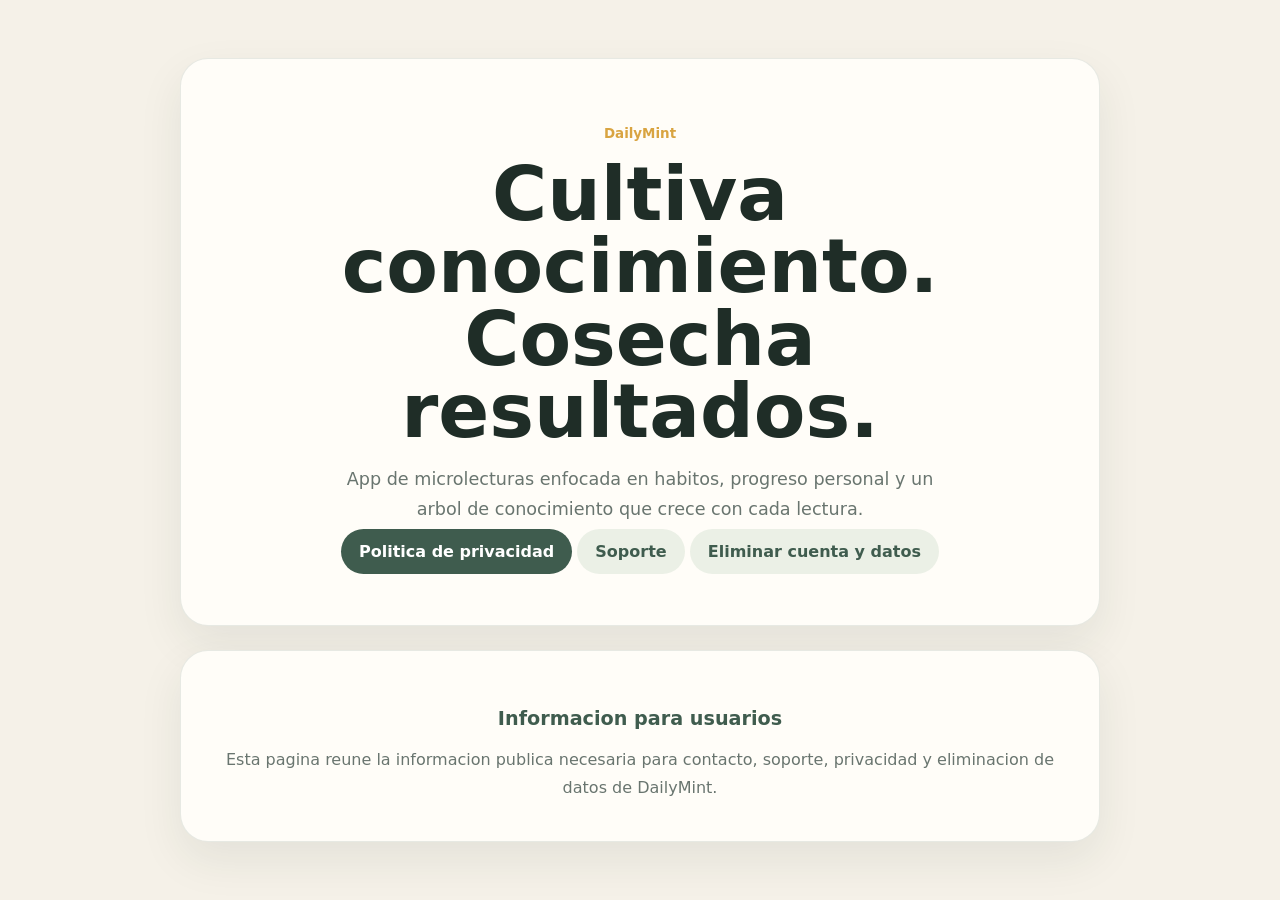
<file: index.html>
<!doctype html>
<html lang="es">
  <head>
    <meta charset="utf-8" />
    <meta name="viewport" content="width=device-width, initial-scale=1" />
    <title>DailyMint | Soporte y privacidad</title>
    <meta
      name="description"
      content="DailyMint es una app de microlecturas, habitos y crecimiento personal. Encuentra politica de privacidad y soporte."
    />
    <link rel="stylesheet" href="./styles.css" />
  </head>
  <body>
    <main class="page hero-page">
      <section class="hero">
        <p class="eyebrow">DailyMint</p>
        <h1>Cultiva conocimiento. Cosecha resultados.</h1>
        <p class="lead">
          App de microlecturas enfocada en habitos, progreso personal y un arbol de conocimiento que crece con cada lectura.
        </p>
        <div class="actions">
          <a class="button primary" href="./privacy.html">Politica de privacidad</a>
          <a class="button secondary" href="./support.html">Soporte</a>
          <a class="button secondary" href="./delete-account.html">Eliminar cuenta y datos</a>
        </div>
      </section>

      <section class="panel">
        <h2>Informacion para usuarios</h2>
        <p>
          Esta pagina reune la informacion publica necesaria para contacto, soporte, privacidad y eliminacion de datos de
          DailyMint.
        </p>
      </section>
    </main>
  </body>
</html>
</file>
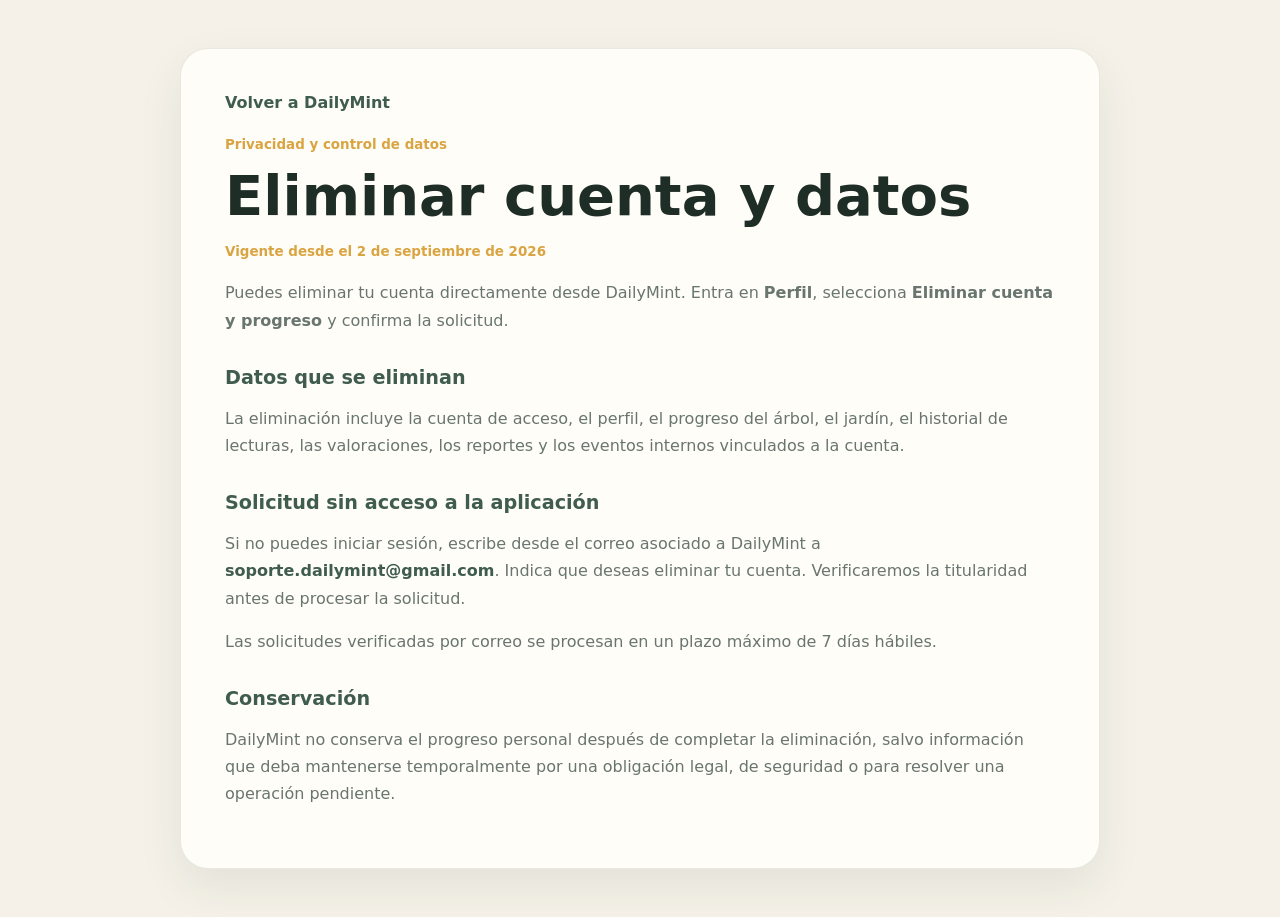
<file: delete-account.html>
<!doctype html>
<html lang="es">
  <head>
    <meta charset="utf-8" />
    <meta name="viewport" content="width=device-width, initial-scale=1" />
    <title>Eliminar cuenta y datos | DailyMint</title>
    <meta
      name="description"
      content="Instrucciones para eliminar una cuenta de DailyMint y los datos asociados."
    />
    <link rel="stylesheet" href="./styles.css" />
  </head>
  <body>
    <main class="page">
      <article class="document">
        <a class="back-link" href="./index.html">Volver a DailyMint</a>
        <p class="eyebrow">Privacidad y control de datos</p>
        <h1>Eliminar cuenta y datos</h1>
        <p class="updated">Vigente desde el 2 de septiembre de 2026</p>
        <p>
          Puedes eliminar tu cuenta directamente desde DailyMint. Entra en <strong>Perfil</strong>, selecciona
          <strong>Eliminar cuenta y progreso</strong> y confirma la solicitud.
        </p>

        <h2>Datos que se eliminan</h2>
        <p>
          La eliminación incluye la cuenta de acceso, el perfil, el progreso del árbol, el jardín, el historial de
          lecturas, las valoraciones, los reportes y los eventos internos vinculados a la cuenta.
        </p>

        <h2>Solicitud sin acceso a la aplicación</h2>
        <p>
          Si no puedes iniciar sesión, escribe desde el correo asociado a DailyMint a
          <a href="mailto:soporte.dailymint@gmail.com">soporte.dailymint@gmail.com</a>. Indica que deseas eliminar tu
          cuenta. Verificaremos la titularidad antes de procesar la solicitud.
        </p>
        <p>Las solicitudes verificadas por correo se procesan en un plazo máximo de 7 días hábiles.</p>

        <h2>Conservación</h2>
        <p>
          DailyMint no conserva el progreso personal después de completar la eliminación, salvo información que deba
          mantenerse temporalmente por una obligación legal, de seguridad o para resolver una operación pendiente.
        </p>
      </article>
    </main>
  </body>
</html>
</file>
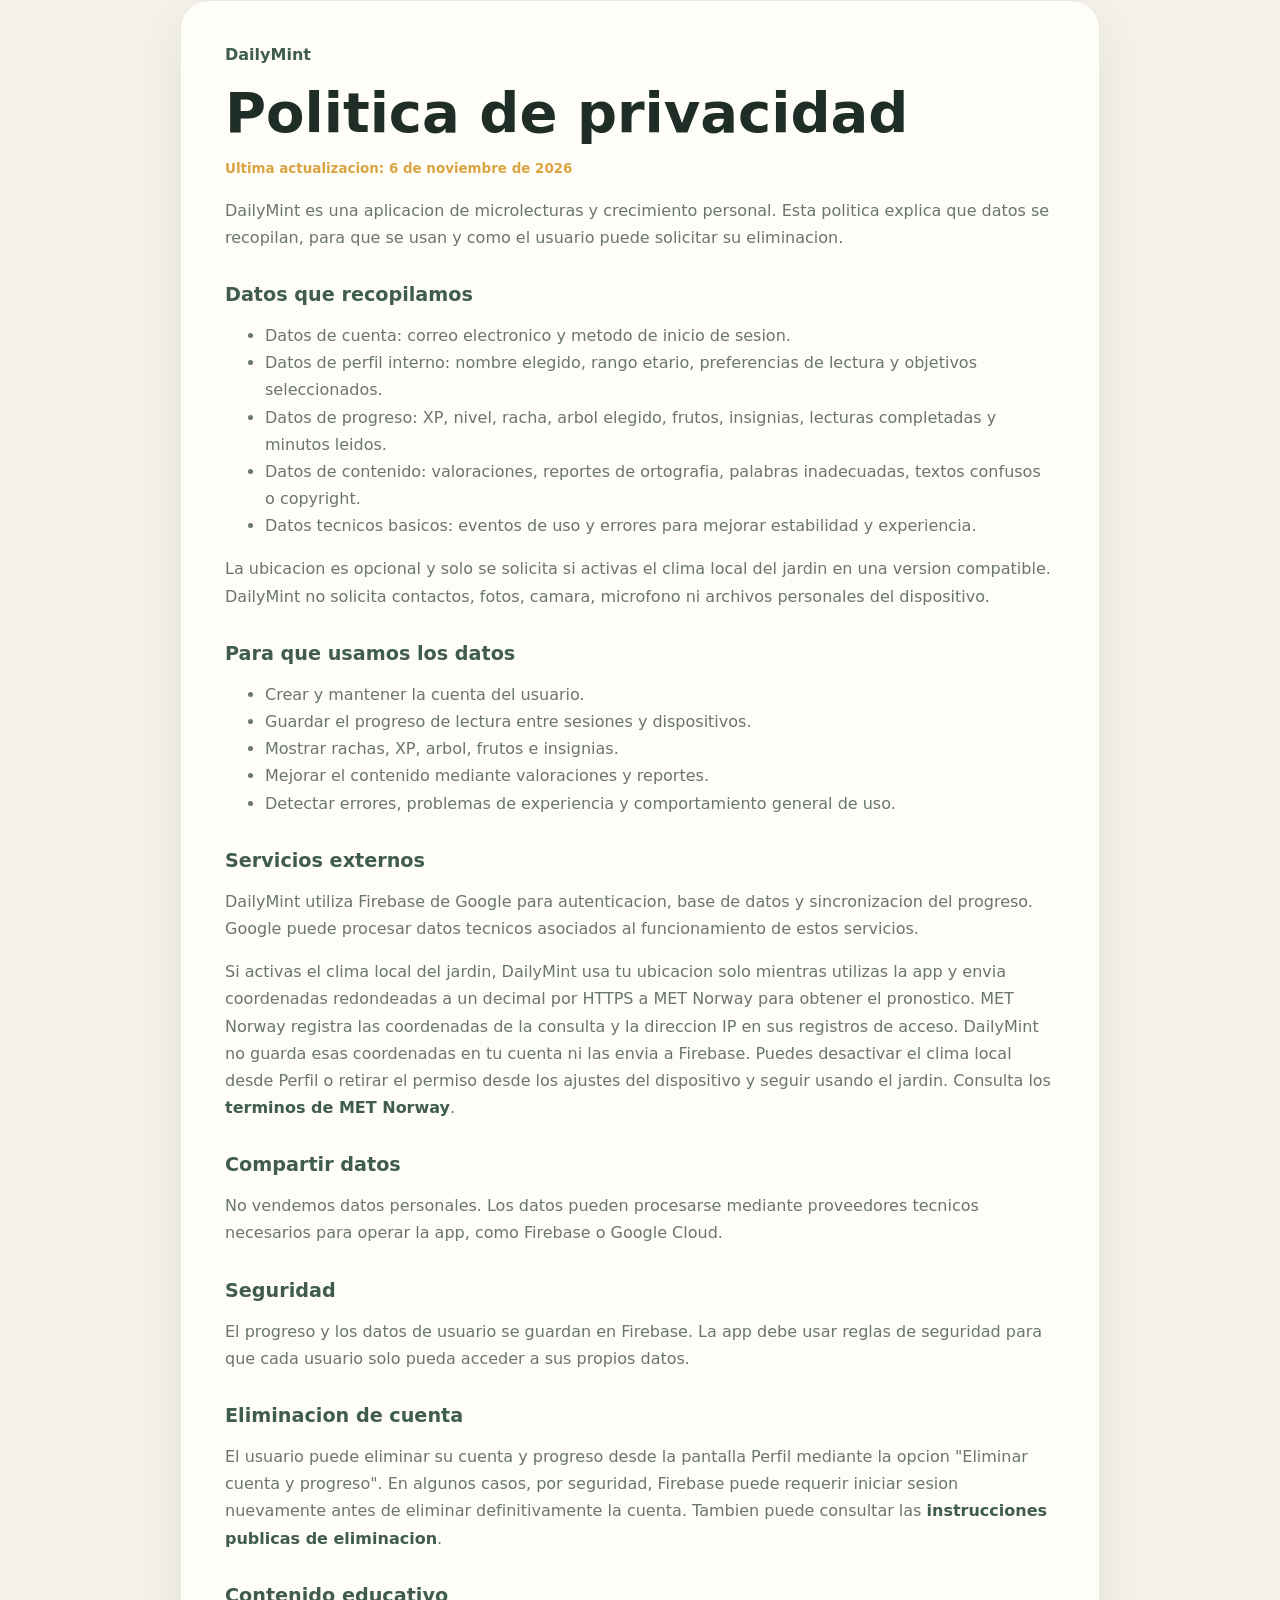
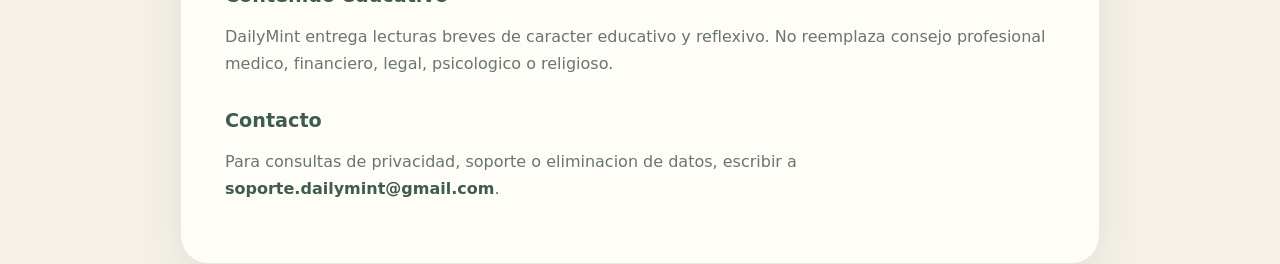
<file: privacy.html>
<!doctype html>
<html lang="es">
  <head>
    <meta charset="utf-8" />
    <meta name="viewport" content="width=device-width, initial-scale=1" />
    <title>Politica de privacidad | DailyMint</title>
    <meta name="description" content="Politica de privacidad de DailyMint." />
    <link rel="stylesheet" href="./styles.css" />
  </head>
  <body>
    <main class="page document">
      <a class="back-link" href="./index.html">DailyMint</a>
      <h1>Politica de privacidad</h1>
      <p class="updated">Ultima actualizacion: 6 de noviembre de 2026</p>

      <p>
        DailyMint es una aplicacion de microlecturas y crecimiento personal. Esta politica explica que datos se recopilan,
        para que se usan y como el usuario puede solicitar su eliminacion.
      </p>

      <h2>Datos que recopilamos</h2>
      <ul>
        <li>Datos de cuenta: correo electronico y metodo de inicio de sesion.</li>
        <li>Datos de perfil interno: nombre elegido, rango etario, preferencias de lectura y objetivos seleccionados.</li>
        <li>Datos de progreso: XP, nivel, racha, arbol elegido, frutos, insignias, lecturas completadas y minutos leidos.</li>
        <li>Datos de contenido: valoraciones, reportes de ortografia, palabras inadecuadas, textos confusos o copyright.</li>
        <li>Datos tecnicos basicos: eventos de uso y errores para mejorar estabilidad y experiencia.</li>
      </ul>

      <p>La ubicacion es opcional y solo se solicita si activas el clima local del jardin en una version compatible.
        DailyMint no solicita contactos, fotos, camara, microfono ni archivos personales del dispositivo.</p>

      <h2>Para que usamos los datos</h2>
      <ul>
        <li>Crear y mantener la cuenta del usuario.</li>
        <li>Guardar el progreso de lectura entre sesiones y dispositivos.</li>
        <li>Mostrar rachas, XP, arbol, frutos e insignias.</li>
        <li>Mejorar el contenido mediante valoraciones y reportes.</li>
        <li>Detectar errores, problemas de experiencia y comportamiento general de uso.</li>
      </ul>

      <h2>Servicios externos</h2>
      <p>
        DailyMint utiliza Firebase de Google para autenticacion, base de datos y sincronizacion del progreso. Google puede
        procesar datos tecnicos asociados al funcionamiento de estos servicios.
      </p>
      <p>
        Si activas el clima local del jardin, DailyMint usa tu ubicacion solo mientras utilizas la app y envia
        coordenadas redondeadas a un decimal por HTTPS a MET Norway para obtener el pronostico. MET Norway registra
        las coordenadas de la consulta y la direccion IP en sus registros de acceso. DailyMint no guarda esas
        coordenadas en tu cuenta ni las envia a Firebase. Puedes desactivar el clima local desde Perfil o retirar
        el permiso desde los ajustes del dispositivo y seguir usando el jardin.
        Consulta los <a href="https://api.met.no/doc/TermsOfService">terminos de MET Norway</a>.
      </p>

      <h2>Compartir datos</h2>
      <p>
        No vendemos datos personales. Los datos pueden procesarse mediante proveedores tecnicos necesarios para operar la app,
        como Firebase o Google Cloud.
      </p>

      <h2>Seguridad</h2>
      <p>
        El progreso y los datos de usuario se guardan en Firebase. La app debe usar reglas de seguridad para que cada usuario
        solo pueda acceder a sus propios datos.
      </p>

      <h2>Eliminacion de cuenta</h2>
      <p>
        El usuario puede eliminar su cuenta y progreso desde la pantalla Perfil mediante la opcion "Eliminar cuenta y
        progreso". En algunos casos, por seguridad, Firebase puede requerir iniciar sesion nuevamente antes de eliminar
        definitivamente la cuenta. Tambien puede consultar las
        <a href="./delete-account.html">instrucciones publicas de eliminacion</a>.
      </p>

      <h2>Contenido educativo</h2>
      <p>
        DailyMint entrega lecturas breves de caracter educativo y reflexivo. No reemplaza consejo profesional medico,
        financiero, legal, psicologico o religioso.
      </p>

      <h2>Contacto</h2>
      <p>
        Para consultas de privacidad, soporte o eliminacion de datos, escribir a
        <a href="mailto:soporte.dailymint@gmail.com">soporte.dailymint@gmail.com</a>.
      </p>
    </main>
  </body>
</html>
</file>
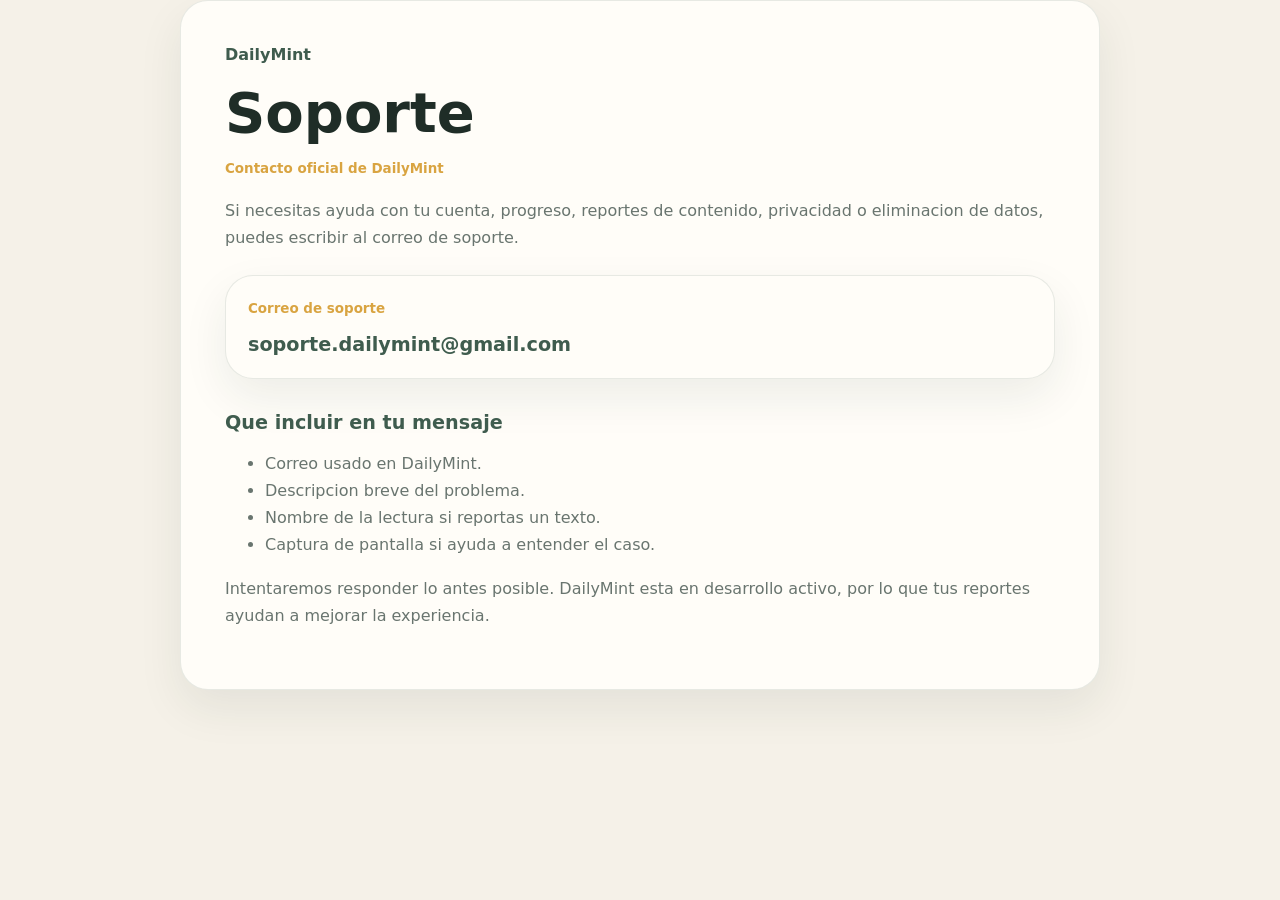
<file: support.html>
<!doctype html>
<html lang="es">
  <head>
    <meta charset="utf-8" />
    <meta name="viewport" content="width=device-width, initial-scale=1" />
    <title>Soporte | DailyMint</title>
    <meta name="description" content="Soporte y contacto de DailyMint." />
    <link rel="stylesheet" href="./styles.css" />
  </head>
  <body>
    <main class="page document">
      <a class="back-link" href="./index.html">DailyMint</a>
      <h1>Soporte</h1>
      <p class="updated">Contacto oficial de DailyMint</p>

      <p>
        Si necesitas ayuda con tu cuenta, progreso, reportes de contenido, privacidad o eliminacion de datos, puedes escribir
        al correo de soporte.
      </p>

      <section class="contact-card">
        <p class="eyebrow">Correo de soporte</p>
        <a href="mailto:soporte.dailymint@gmail.com">soporte.dailymint@gmail.com</a>
      </section>

      <h2>Que incluir en tu mensaje</h2>
      <ul>
        <li>Correo usado en DailyMint.</li>
        <li>Descripcion breve del problema.</li>
        <li>Nombre de la lectura si reportas un texto.</li>
        <li>Captura de pantalla si ayuda a entender el caso.</li>
      </ul>

      <p>
        Intentaremos responder lo antes posible. DailyMint esta en desarrollo activo, por lo que tus reportes ayudan a mejorar
        la experiencia.
      </p>
    </main>
  </body>
</html>
</file>
<file: styles.css>
:root {
  --primary: #3f5c4e;
  --secondary: #6fa57a;
  --background: #f5f1e8;
  --surface: #fffdf8;
  --gold: #d9a441;
  --ink: #1f2d27;
  --muted: #69756f;
  --line: rgba(63, 92, 78, 0.12);
}

* {
  box-sizing: border-box;
}

body {
  margin: 0;
  background: var(--background);
  color: var(--ink);
  font-family: Inter, ui-sans-serif, system-ui, -apple-system, BlinkMacSystemFont, "Segoe UI", sans-serif;
}

a {
  color: var(--primary);
  font-weight: 700;
  text-decoration: none;
}

.page {
  width: min(920px, calc(100% - 32px));
  margin: 0 auto;
  padding: 48px 0;
}

.hero-page {
  min-height: 100vh;
  display: grid;
  align-content: center;
  gap: 24px;
}

.hero,
.panel {
  text-align: center;
}

.hero .lead {
  margin-left: auto;
  margin-right: auto;
}

.actions {
  justify-content: center;
}

.hero,
.panel,
.document,
.contact-card {
  background: var(--surface);
  border: 1px solid var(--line);
  border-radius: 28px;
  box-shadow: 0 18px 45px rgba(31, 45, 39, 0.08);
}

.hero {
  padding: clamp(28px, 7vw, 64px);
}

.panel {
  padding: 24px;
}

.document {
  padding: clamp(24px, 5vw, 44px);
}

.eyebrow,
.updated {
  color: var(--gold);
  font-size: 0.84rem;
  font-weight: 800;
  margin: 0 0 12px;
}

h1 {
  font-size: clamp(2.25rem, 8vw, 4.7rem);
  line-height: 0.96;
  letter-spacing: 0;
  margin: 0 0 18px;
}

.document h1 {
  font-size: clamp(2rem, 7vw, 3.5rem);
}

h2 {
  color: var(--primary);
  font-size: 1.2rem;
  margin: 32px 0 10px;
}

p,
li {
  color: var(--muted);
  font-size: 1rem;
  line-height: 1.7;
}

.lead {
  max-width: 620px;
  font-size: 1.1rem;
}

.button {
  border-radius: 999px;
  padding: 13px 18px;
}

.primary {
  background: var(--primary);
  color: white;
}

.secondary {
  background: rgba(111, 165, 122, 0.14);
  color: var(--primary);
}

.back-link {
  display: inline-flex;
  margin-bottom: 22px;
}

.contact-card {
  margin: 24px 0;
  padding: 22px;
}

.contact-card a {
  font-size: 1.2rem;
}
</file>
